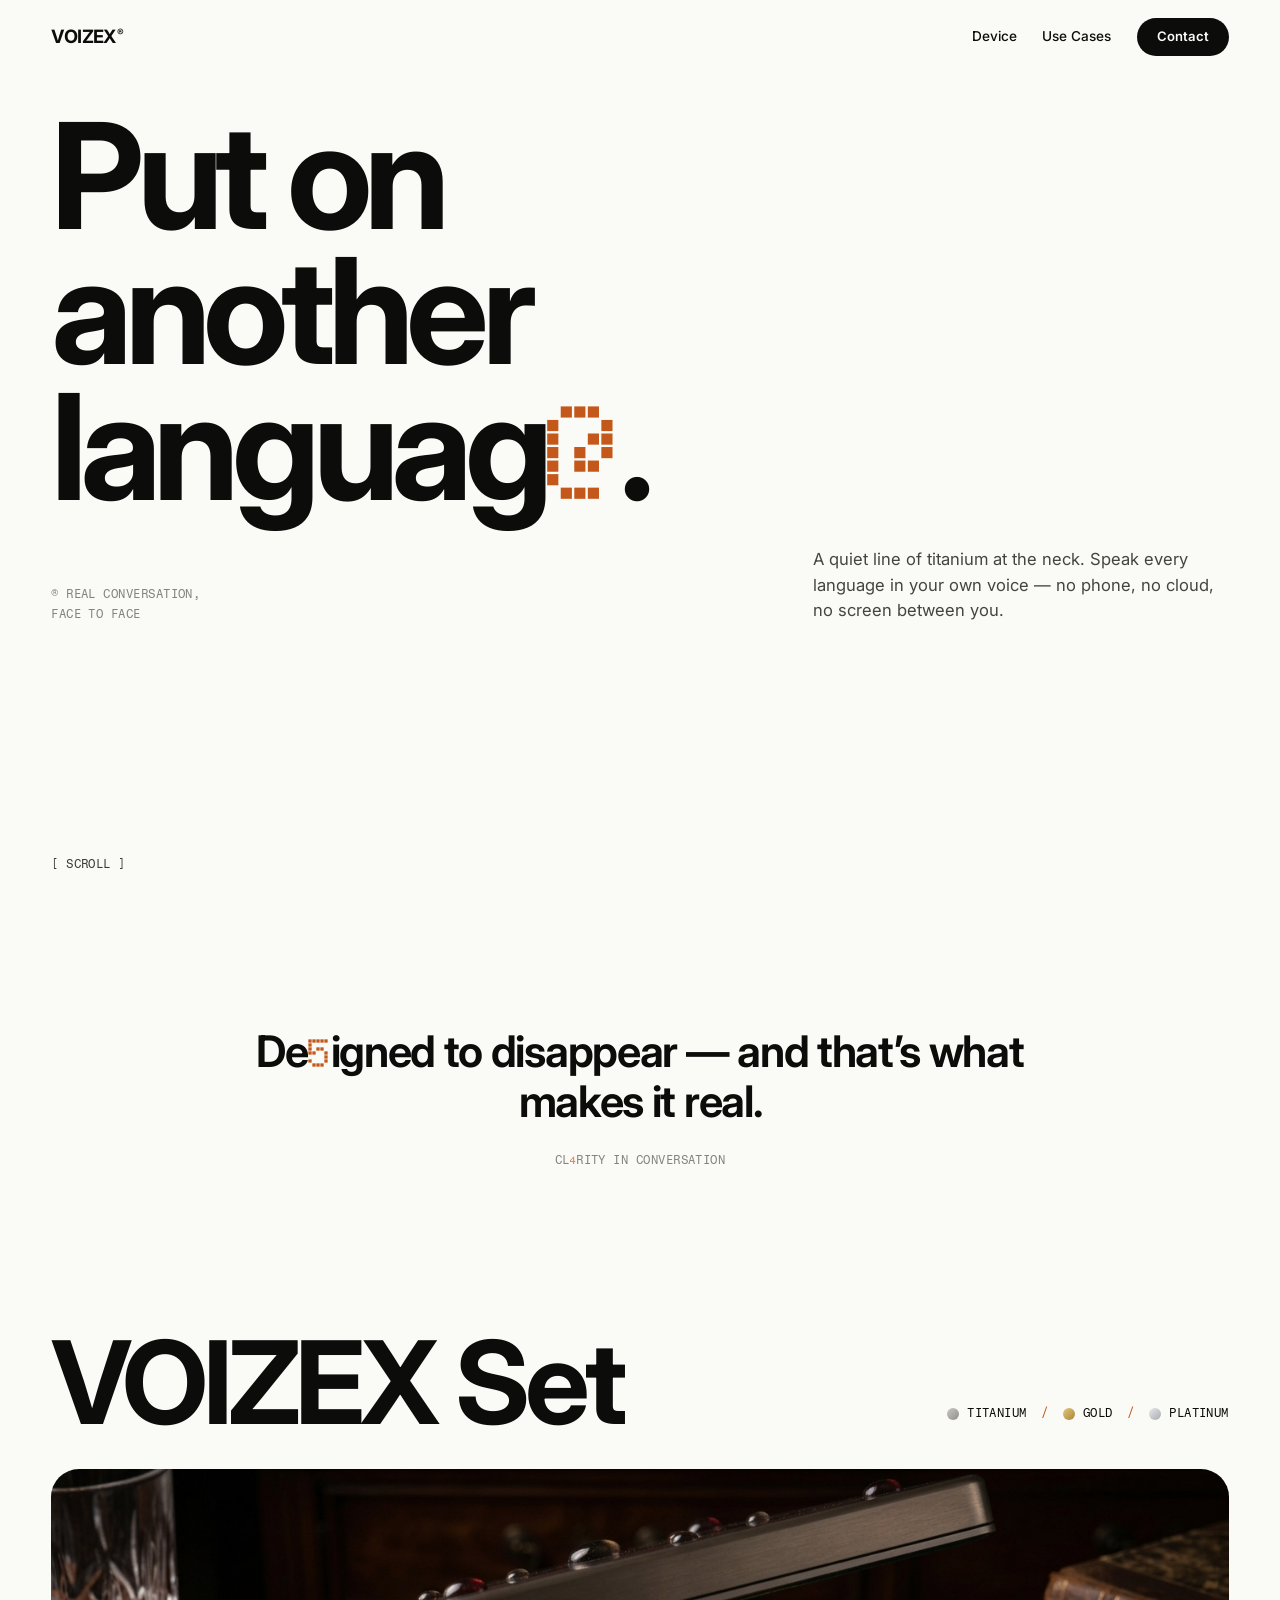
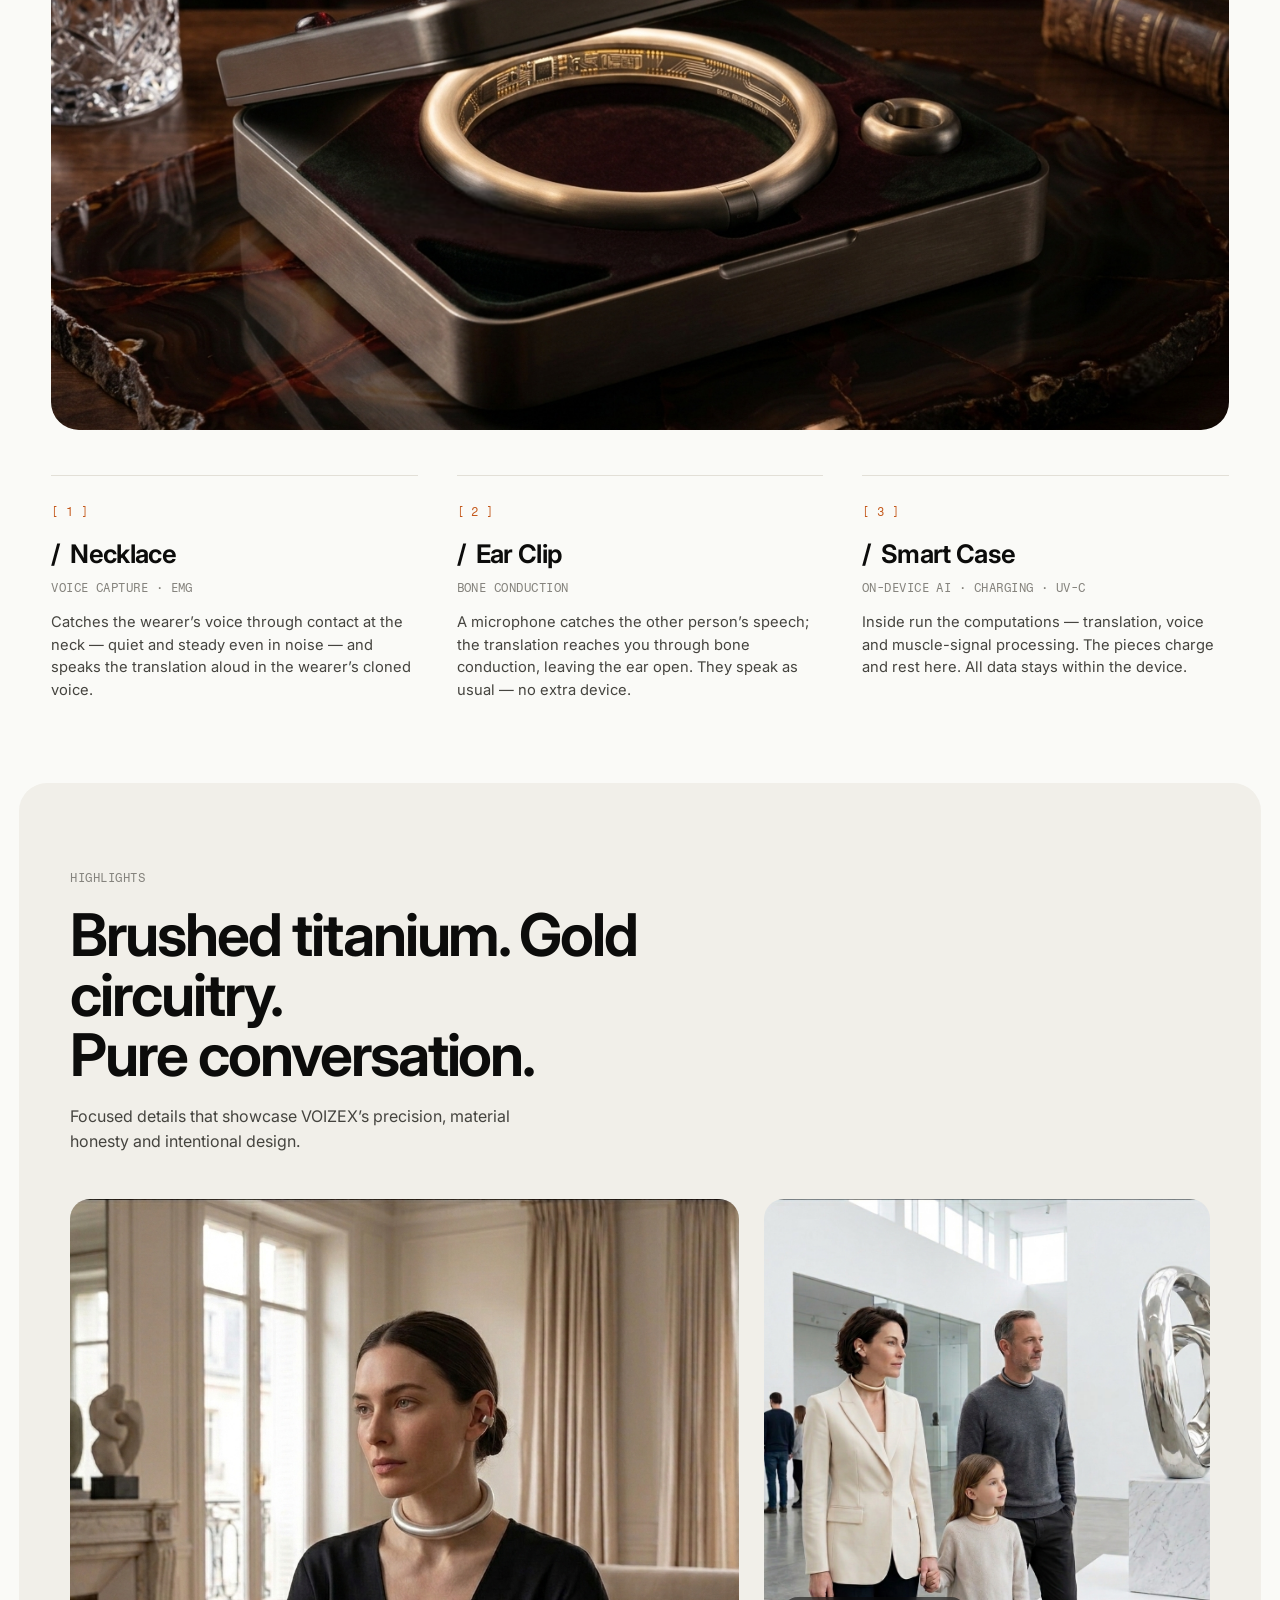
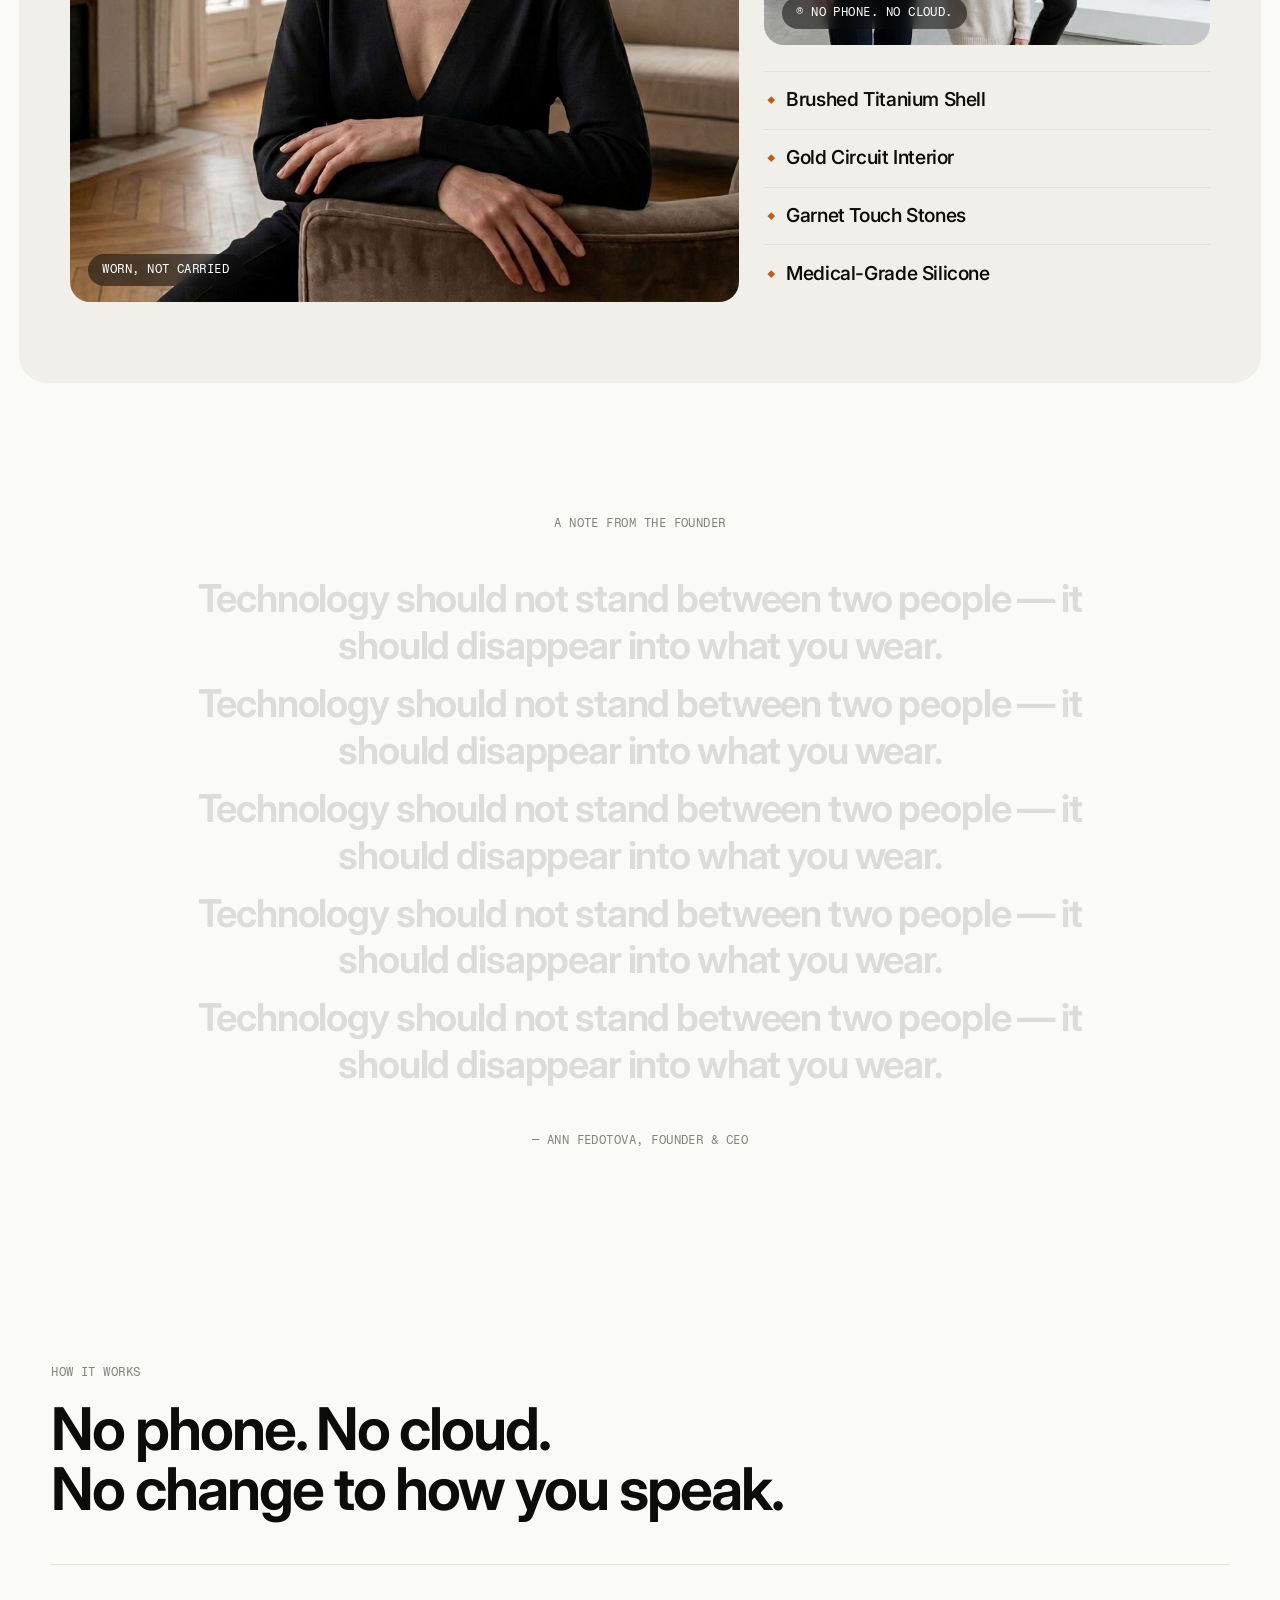
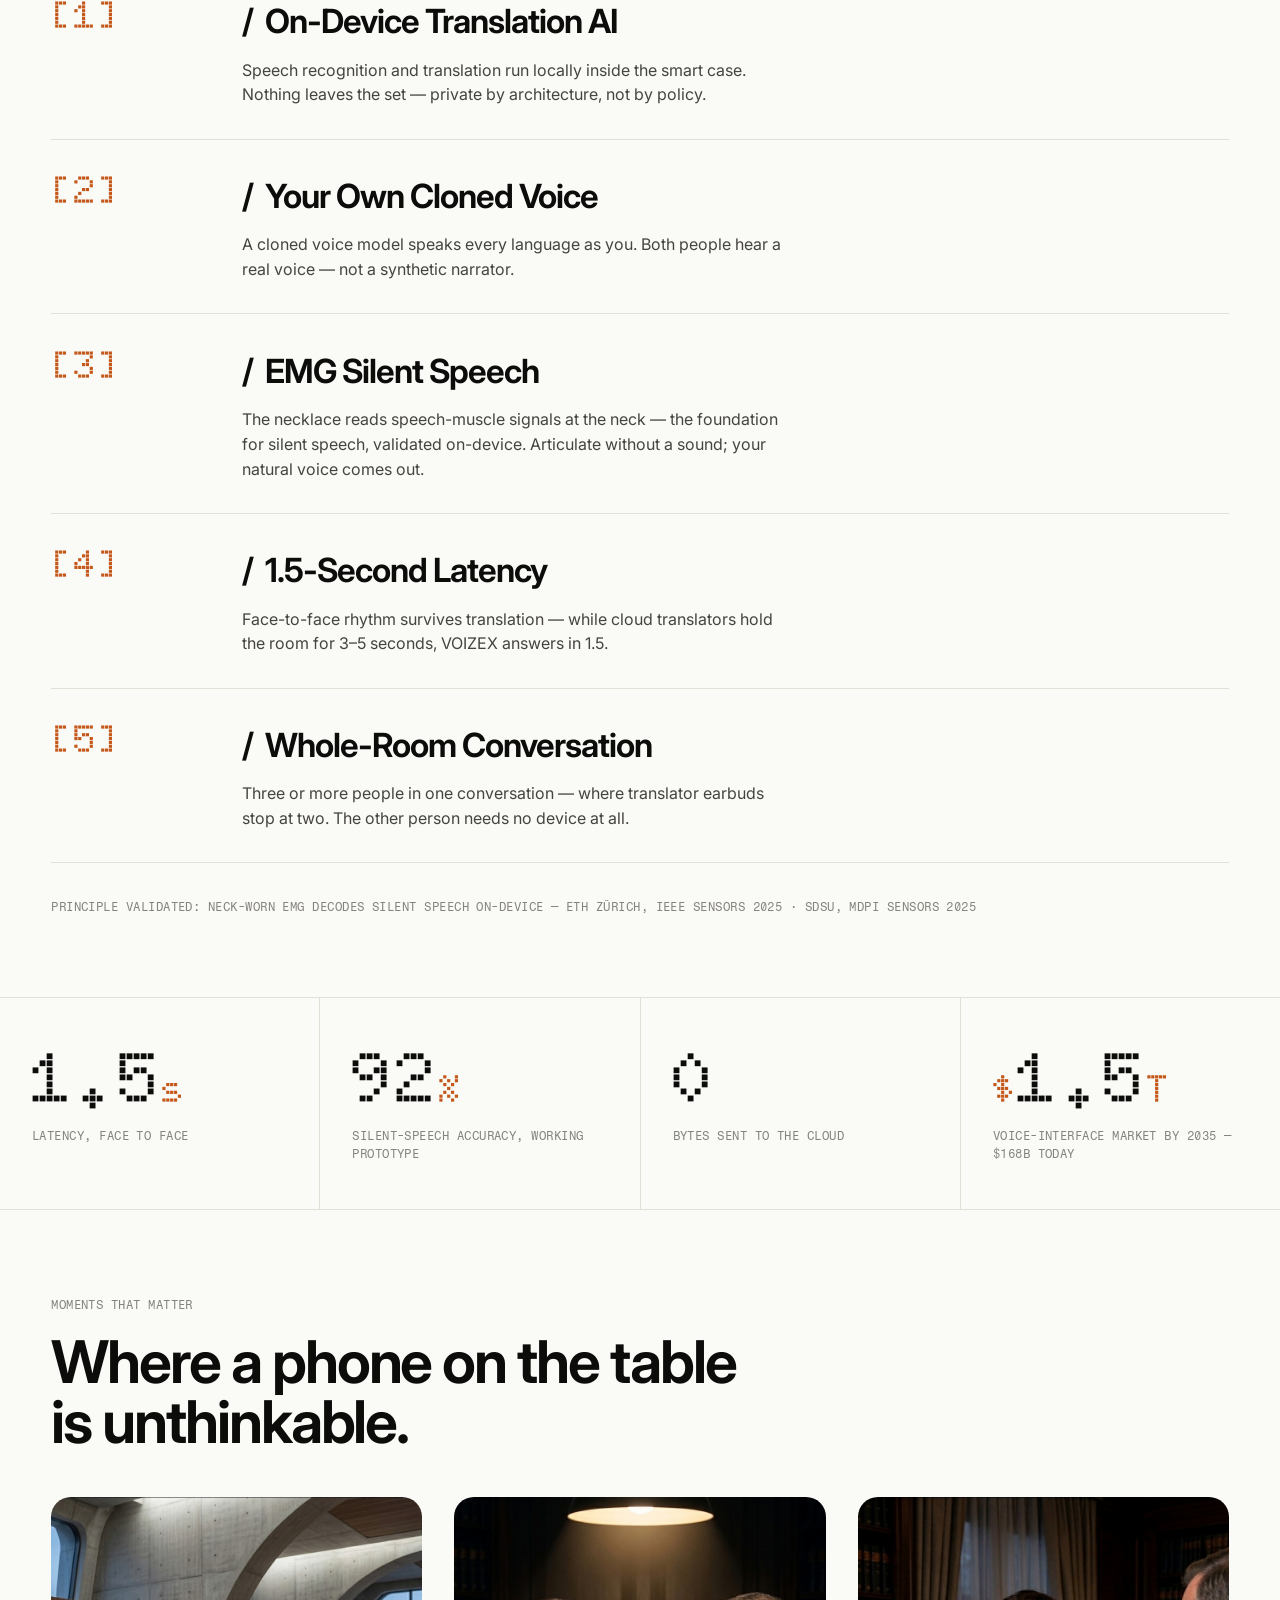
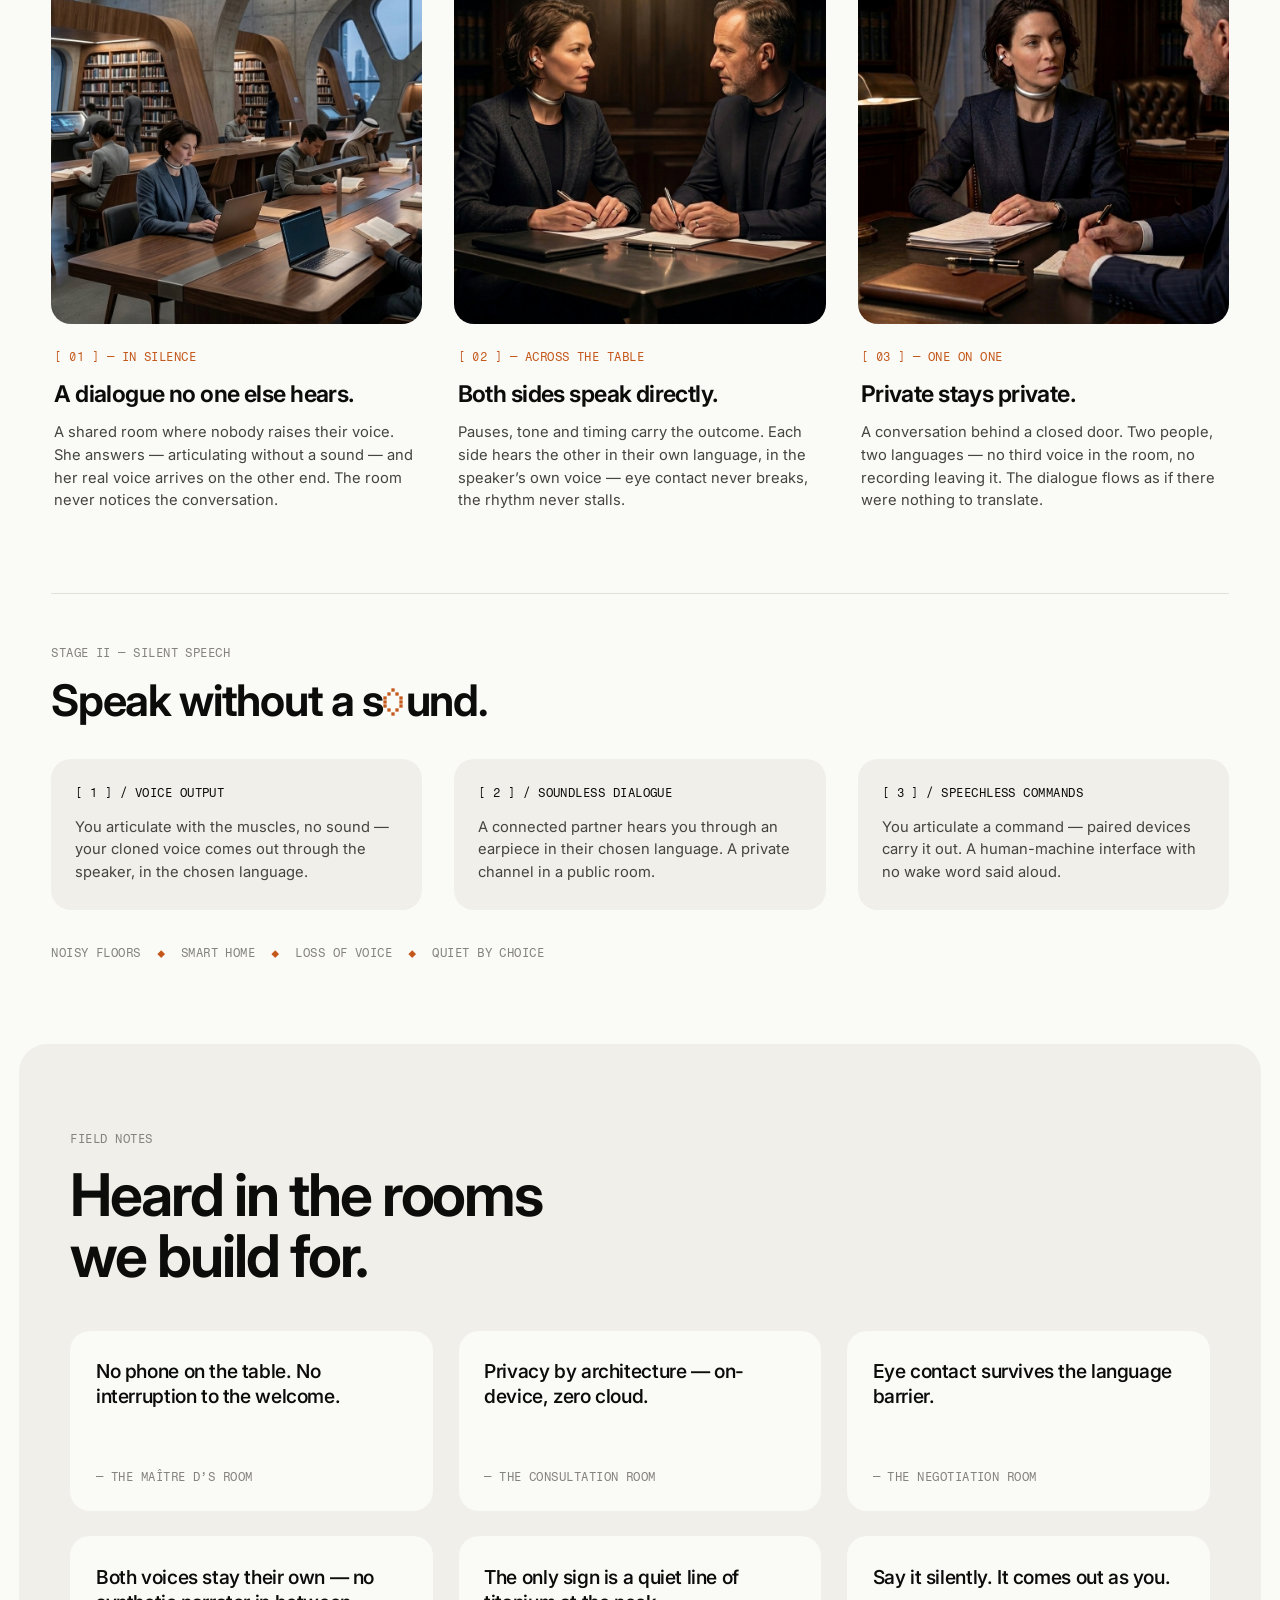
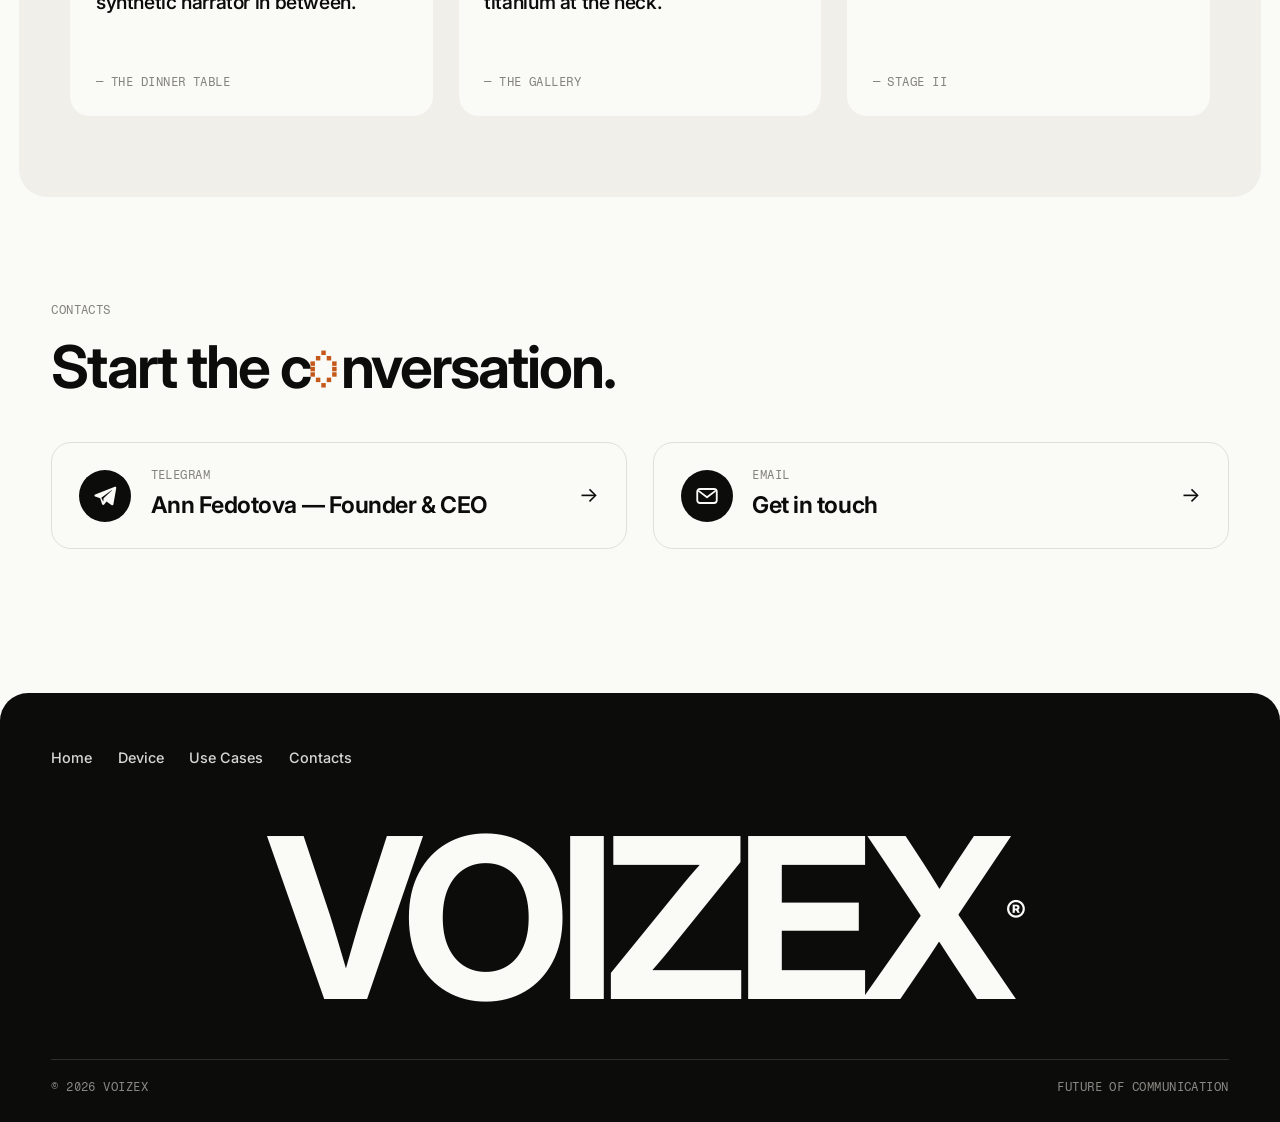
<file: index.html>
<!DOCTYPE html>
<html lang="en">
<head>
  <meta charset="UTF-8">
  <meta name="viewport" content="width=device-width, initial-scale=1.0">
  <title>VOIZEX® — Put on another language</title>
  <meta name="description" content="VOIZEX is smart jewelry for real conversation. On-device AI translation in your own cloned voice — no phone, no cloud. The path to silent speech.">
  <link rel="preconnect" href="https://fonts.googleapis.com">
  <link rel="preconnect" href="https://fonts.gstatic.com" crossorigin>
  <link href="https://fonts.googleapis.com/css2?family=Inter:wght@400;500;600;700&family=Fragment+Mono:wght@400&family=Doto:wght@600;800&display=swap" rel="stylesheet">
  <link rel="stylesheet" href="assets/css/style.css">
</head>
<body>

  <!-- ══════════ NAV ══════════ -->
  <nav class="nav" id="nav">
    <a class="nav-logo" href="#top">VOIZEX<sup>®</sup></a>
    <div class="nav-links">
      <a class="nav-link hide-sm" href="#set">Device</a>
      <a class="nav-link hide-sm" href="#use-cases">Use&nbsp;Cases</a>
      <a class="nav-cta" href="#contacts">Contact</a>
    </div>
  </nav>

  <!-- ══════════ HERO ══════════ -->
  <header class="hero" id="top">
    <div class="hero-top">
      <h1 class="hero-title">
        <span class="line reveal">Put on</span>
        <span class="line reveal" style="--d:.08s">another</span>
        <span class="line reveal accent-line" style="--d:.16s"><span class="glitch" data-glitch>language.</span></span>
      </h1>
      <div class="hero-meta">
        <p class="mono reveal" style="--d:.3s">® Real conversation,<br>face to face</p>
        <p class="hero-lead reveal" style="--d:.4s">
          A quiet line of titanium at the neck. Speak every language
          in your own voice — no phone, no cloud, no screen between you.
        </p>
      </div>
    </div>
    <div class="hero-foot reveal" style="--d:.5s">
      <span class="hero-scroll mono">[&nbsp;Scroll&nbsp;]</span>
    </div>
  </header>

  <!-- ══════════ GLITCH STATEMENT ══════════ -->
  <section class="statement">
    <p class="statement-line reveal"><span class="glitch" data-glitch-hold>De5igned</span> to disappear — and that’s what makes it real.</p>
    <p class="statement-sub mono reveal" style="--d:.15s"><span class="glitch" data-glitch-hold>Cl4rity</span> in conversation</p>
  </section>

  <!-- ══════════ THE SET ══════════ -->
  <section class="section set" id="set">
    <div class="set-head">
      <h2 class="h-big reveal">VOIZEX Set</h2>
      <div class="materials mono reveal" style="--d:.1s">
        <span><span class="chip chip-ti"></span>Titanium</span>
        <span class="sep">/</span>
        <span><span class="chip chip-au"></span>Gold</span>
        <span class="sep">/</span>
        <span><span class="chip chip-pt"></span>Platinum</span>
      </div>
    </div>

    <div class="set-stage reveal-img">
      <img src="assets/img/case-dark.png" alt="The VOIZEX set in its smart case — necklace and ear clip on brushed titanium, dark tabletop">
    </div>

    <div class="pieces">
      <article class="piece reveal">
        <span class="mono piece-num">[ 1 ]</span>
        <h3>/&nbsp;&nbsp;Necklace</h3>
        <span class="mono piece-tag">VOICE CAPTURE · EMG</span>
        <p>Catches the wearer’s voice through contact at the neck — quiet and steady
           even in noise — and speaks the translation aloud in the wearer’s cloned voice.</p>
      </article>
      <article class="piece reveal" style="--d:.1s">
        <span class="mono piece-num">[ 2 ]</span>
        <h3>/&nbsp;&nbsp;Ear Clip</h3>
        <span class="mono piece-tag">BONE CONDUCTION</span>
        <p>A microphone catches the other person’s speech; the translation reaches you
           through bone conduction, leaving the ear open. They speak as usual — no extra device.</p>
      </article>
      <article class="piece reveal" style="--d:.2s">
        <span class="mono piece-num">[ 3 ]</span>
        <h3>/&nbsp;&nbsp;Smart Case</h3>
        <span class="mono piece-tag">ON-DEVICE AI · CHARGING · UV-C</span>
        <p>Inside run the computations — translation, voice and muscle-signal processing.
           The pieces charge and rest here. All data stays within the device.</p>
      </article>
    </div>
  </section>

  <!-- ══════════ HIGHLIGHTS ══════════ -->
  <section class="section highlights">
    <div class="hl-head">
      <span class="mono label reveal">Highlights</span>
      <h2 class="h-1 reveal" style="--d:.08s">Brushed titanium. Gold circuitry.<br>Pure conversation.</h2>
      <p class="hl-sub reveal" style="--d:.16s">
        Focused details that showcase VOIZEX’s precision, material honesty
        and intentional design.
      </p>
    </div>

    <div class="hl-grid">
      <figure class="hl-card hl-card--wide reveal-img">
        <img src="assets/img/apartment.png" alt="A woman at home wearing the VOIZEX necklace — the only visible technology" loading="lazy">
        <figcaption class="mono">Worn, not carried</figcaption>
      </figure>
      <div class="hl-side">
        <figure class="hl-card reveal-img" style="--d:.1s">
          <img src="assets/img/museum.png" alt="A family wearing VOIZEX in a gallery — the only sign is a quiet line of titanium" loading="lazy">
          <figcaption class="mono">® No phone. No cloud.</figcaption>
        </figure>
        <ul class="hl-list">
          <li class="reveal">Brushed Titanium Shell</li>
          <li class="reveal" style="--d:.08s">Gold Circuit Interior</li>
          <li class="reveal" style="--d:.16s">Garnet Touch Stones</li>
          <li class="reveal" style="--d:.24s">Medical-Grade Silicone</li>
        </ul>
      </div>
    </div>
  </section>

  <!-- ══════════ MANTRA ══════════ -->
  <section class="mantra">
    <span class="mono label reveal">A note from the founder</span>
    <div class="mantra-stack" data-mantra>
      <p>Technology should not stand between two people — it should disappear into what you wear.</p>
      <p>Technology should not stand between two people — it should disappear into what you wear.</p>
      <p>Technology should not stand between two people — it should disappear into what you wear.</p>
      <p>Technology should not stand between two people — it should disappear into what you wear.</p>
      <p>Technology should not stand between two people — it should disappear into what you wear.</p>
    </div>
    <p class="mono mantra-sig reveal">— Ann Fedotova, Founder &amp; CEO</p>
  </section>

  <!-- ══════════ FEATURES [N] ══════════ -->
  <section class="section features">
    <div class="feat-head">
      <span class="mono label reveal">How it works</span>
      <h2 class="h-1 reveal" style="--d:.08s">No phone. No cloud.<br>No change to how you speak.</h2>
    </div>

    <ol class="feat-list">
      <li class="feat reveal">
        <span class="feat-num doto">[1]</span>
        <div class="feat-body">
          <h3>/&nbsp;&nbsp;On-Device Translation AI</h3>
          <p>Speech recognition and translation run locally inside the smart case.
             Nothing leaves the set — private by architecture, not by policy.</p>
        </div>
      </li>
      <li class="feat reveal">
        <span class="feat-num doto">[2]</span>
        <div class="feat-body">
          <h3>/&nbsp;&nbsp;Your Own Cloned Voice</h3>
          <p>A cloned voice model speaks every language as you.
             Both people hear a real voice — not a synthetic narrator.</p>
        </div>
      </li>
      <li class="feat reveal">
        <span class="feat-num doto">[3]</span>
        <div class="feat-body">
          <h3>/&nbsp;&nbsp;EMG Silent Speech</h3>
          <p>The necklace reads speech-muscle signals at the neck — the foundation
             for silent speech, validated on-device. Articulate without a sound;
             your natural voice comes out.</p>
        </div>
      </li>
      <li class="feat reveal">
        <span class="feat-num doto">[4]</span>
        <div class="feat-body">
          <h3>/&nbsp;&nbsp;1.5-Second Latency</h3>
          <p>Face-to-face rhythm survives translation — while cloud translators
             hold the room for 3–5 seconds, VOIZEX answers in 1.5.</p>
        </div>
      </li>
      <li class="feat reveal">
        <span class="feat-num doto">[5]</span>
        <div class="feat-body">
          <h3>/&nbsp;&nbsp;Whole-Room Conversation</h3>
          <p>Three or more people in one conversation — where translator earbuds
             stop at two. The other person needs no device at all.</p>
        </div>
      </li>
    </ol>

    <p class="feat-src mono reveal">Principle validated: neck-worn EMG decodes silent speech on-device — ETH Zürich, IEEE Sensors 2025 · SDSU, MDPI Sensors 2025</p>
  </section>

  <!-- ══════════ STATS ══════════ -->
  <section class="stats-band">
    <div class="stat reveal">
      <span class="stat-value doto" data-count="1.5">1.5<i>s</i></span>
      <p class="mono">Latency, face to face</p>
    </div>
    <div class="stat reveal" style="--d:.08s">
      <span class="stat-value doto" data-count="92">92<i>%</i></span>
      <p class="mono">Silent-speech accuracy, working prototype</p>
    </div>
    <div class="stat reveal" style="--d:.16s">
      <span class="stat-value doto" data-count="0">0</span>
      <p class="mono">Bytes sent to the cloud</p>
    </div>
    <div class="stat reveal" style="--d:.24s">
      <span class="stat-value doto"><i>$</i>1.5<i>T</i></span>
      <p class="mono">Voice-interface market by 2035 — $168B today</p>
    </div>
  </section>

  <!-- ══════════ USE CASES ══════════ -->
  <section class="section cases" id="use-cases">
    <div class="cases-head">
      <span class="mono label reveal">Moments that matter</span>
      <h2 class="h-1 reveal" style="--d:.08s">Where a phone on the table<br>is unthinkable.</h2>
    </div>

    <div class="case-grid">
      <article class="case reveal-img">
        <figure><img src="assets/img/library.png" alt="A quiet reading room — a woman works among others, wearing VOIZEX" loading="lazy"></figure>
        <div class="case-body">
          <span class="mono case-num">[ 01 ] — IN SILENCE</span>
          <h3>A dialogue no one else hears.</h3>
          <p>A shared room where nobody raises their voice. She answers — articulating
             without a sound — and her real voice arrives on the other end.
             The room never notices the conversation.</p>
        </div>
      </article>
      <article class="case reveal-img" style="--d:.1s">
        <figure><img src="assets/img/negotiation-table.png" alt="A boardroom negotiation — a team faces the other side across the table, VOIZEX at the neck" loading="lazy"></figure>
        <div class="case-body">
          <span class="mono case-num">[ 02 ] — ACROSS THE TABLE</span>
          <h3>Both sides speak directly.</h3>
          <p>Pauses, tone and timing carry the outcome. Each side hears the other
             in their own language, in the speaker’s own voice — eye contact never breaks,
             the rhythm never stalls.</p>
        </div>
      </article>
      <article class="case reveal-img" style="--d:.2s">
        <figure><img src="assets/img/clinic.png" alt="A woman works alone in a private lab, VOIZEX at the neck" loading="lazy"></figure>
        <div class="case-body">
          <span class="mono case-num">[ 03 ] — ONE ON ONE</span>
          <h3>Private stays private.</h3>
          <p>A conversation behind a closed door. Two people, two languages —
             no third voice in the room, no recording leaving it. The dialogue flows
             as if there were nothing to translate.</p>
        </div>
      </article>
    </div>

    <!-- Stage II strip -->
    <div class="stage2">
      <div class="stage2-head">
        <span class="mono label reveal">Stage II — silent speech</span>
        <h3 class="h-2 reveal" style="--d:.08s">Speak without <span class="glitch" data-glitch-hold>a&nbsp;s0und.</span></h3>
      </div>
      <div class="modes">
        <div class="mode reveal">
          <span class="mono">[ 1 ] / VOICE OUTPUT</span>
          <p>You articulate with the muscles, no sound — your cloned voice comes out
             through the speaker, in the chosen language.</p>
        </div>
        <div class="mode reveal" style="--d:.1s">
          <span class="mono">[ 2 ] / SOUNDLESS DIALOGUE</span>
          <p>A connected partner hears you through an earpiece in their chosen language.
             A private channel in a public room.</p>
        </div>
        <div class="mode reveal" style="--d:.2s">
          <span class="mono">[ 3 ] / SPEECHLESS COMMANDS</span>
          <p>You articulate a command — paired devices carry it out.
             A human-machine interface with no wake word said aloud.</p>
        </div>
      </div>
      <div class="env-row reveal">
        <span class="mono">NOISY FLOORS</span><span class="dot">◆</span>
        <span class="mono">SMART HOME</span><span class="dot">◆</span>
        <span class="mono">LOSS OF VOICE</span><span class="dot">◆</span>
        <span class="mono">QUIET BY CHOICE</span>
      </div>
    </div>
  </section>

  <!-- ══════════ QUOTES ══════════ -->
  <section class="section quotes">
    <div class="quotes-head">
      <span class="mono label reveal">Field notes</span>
      <h2 class="h-1 reveal" style="--d:.08s">Heard in the rooms<br>we build for.</h2>
    </div>
    <div class="quote-grid">
      <blockquote class="quote reveal">
        <p>No phone on the table. No interruption to the welcome.</p>
        <cite class="mono">— The maître d’s room</cite>
      </blockquote>
      <blockquote class="quote reveal" style="--d:.06s">
        <p>Privacy by architecture — on-device, zero cloud.</p>
        <cite class="mono">— The consultation room</cite>
      </blockquote>
      <blockquote class="quote reveal" style="--d:.12s">
        <p>Eye contact survives the language barrier.</p>
        <cite class="mono">— The negotiation room</cite>
      </blockquote>
      <blockquote class="quote reveal" style="--d:.18s">
        <p>Both voices stay their own — no synthetic narrator in between.</p>
        <cite class="mono">— The dinner table</cite>
      </blockquote>
      <blockquote class="quote reveal" style="--d:.24s">
        <p>The only sign is a quiet line of titanium at the neck.</p>
        <cite class="mono">— The gallery</cite>
      </blockquote>
      <blockquote class="quote reveal" style="--d:.3s">
        <p>Say it silently. It comes out as you.</p>
        <cite class="mono">— Stage II</cite>
      </blockquote>
    </div>
  </section>

  <!-- ══════════ CONTACTS ══════════ -->
  <section class="section contacts" id="contacts">
    <div class="contacts-head">
      <span class="mono label reveal">Contacts</span>
      <h2 class="h-1 reveal" style="--d:.08s">Start the <span class="glitch" data-glitch-hold>c0nversation.</span></h2>
    </div>
    <div class="contact-row">
      <a class="contact-card reveal" href="https://t.me/wriwers" target="_blank" rel="noopener">
        <span class="contact-icon" aria-hidden="true">
          <svg viewBox="0 0 24 24" width="26" height="26" fill="none" xmlns="http://www.w3.org/2000/svg">
            <path d="M21.7 3.3 2.9 10.6c-.9.35-.87 1.64.05 1.94l4.6 1.5 1.77 5.5c.27.85 1.35 1.03 1.9.32l2.2-2.83 4.5 3.3c.7.5 1.68.13 1.86-.72l2.6-14.9c.2-1.05-.83-1.83-1.68-1.4ZM8.6 13.5l9.4-6.9c.24-.17.5.15.3.35l-7.6 7.2-.3 3.2-1.8-3.85Z" fill="currentColor"/>
          </svg>
        </span>
        <span class="contact-body">
          <span class="mono">TELEGRAM</span>
          <span class="contact-value">Ann Fedotova — Founder &amp; CEO</span>
        </span>
        <span class="contact-arrow" aria-hidden="true">→</span>
      </a>
      <a class="contact-card reveal" style="--d:.1s" href="mailto:wriwers@outlook.com">
        <span class="contact-icon" aria-hidden="true">
          <svg viewBox="0 0 24 24" width="26" height="26" fill="none" xmlns="http://www.w3.org/2000/svg">
            <rect x="3" y="5.5" width="18" height="13" rx="2.5" stroke="currentColor" stroke-width="1.7"/>
            <path d="m4.5 7.5 7.5 5.6 7.5-5.6" stroke="currentColor" stroke-width="1.7" stroke-linecap="round" stroke-linejoin="round"/>
          </svg>
        </span>
        <span class="contact-body">
          <span class="mono">EMAIL</span>
          <span class="contact-value">Get in touch</span>
        </span>
        <span class="contact-arrow" aria-hidden="true">→</span>
      </a>
    </div>
  </section>

  <!-- ══════════ FOOTER ══════════ -->
  <footer class="footer">
    <div class="footer-top">
      <div class="footer-links">
        <a href="#top">Home</a>
        <a href="#set">Device</a>
        <a href="#use-cases">Use Cases</a>
        <a href="#contacts">Contacts</a>
      </div>
    </div>
    <div class="footer-word" aria-hidden="true">VOIZEX<sup>®</sup></div>
    <div class="footer-base mono">
      <span>© 2026 VOIZEX</span>
      <span>FUTURE OF COMMUNICATION</span>
    </div>
  </footer>

  <script src="assets/js/main.js"></script>
</body>
</html>
</file>
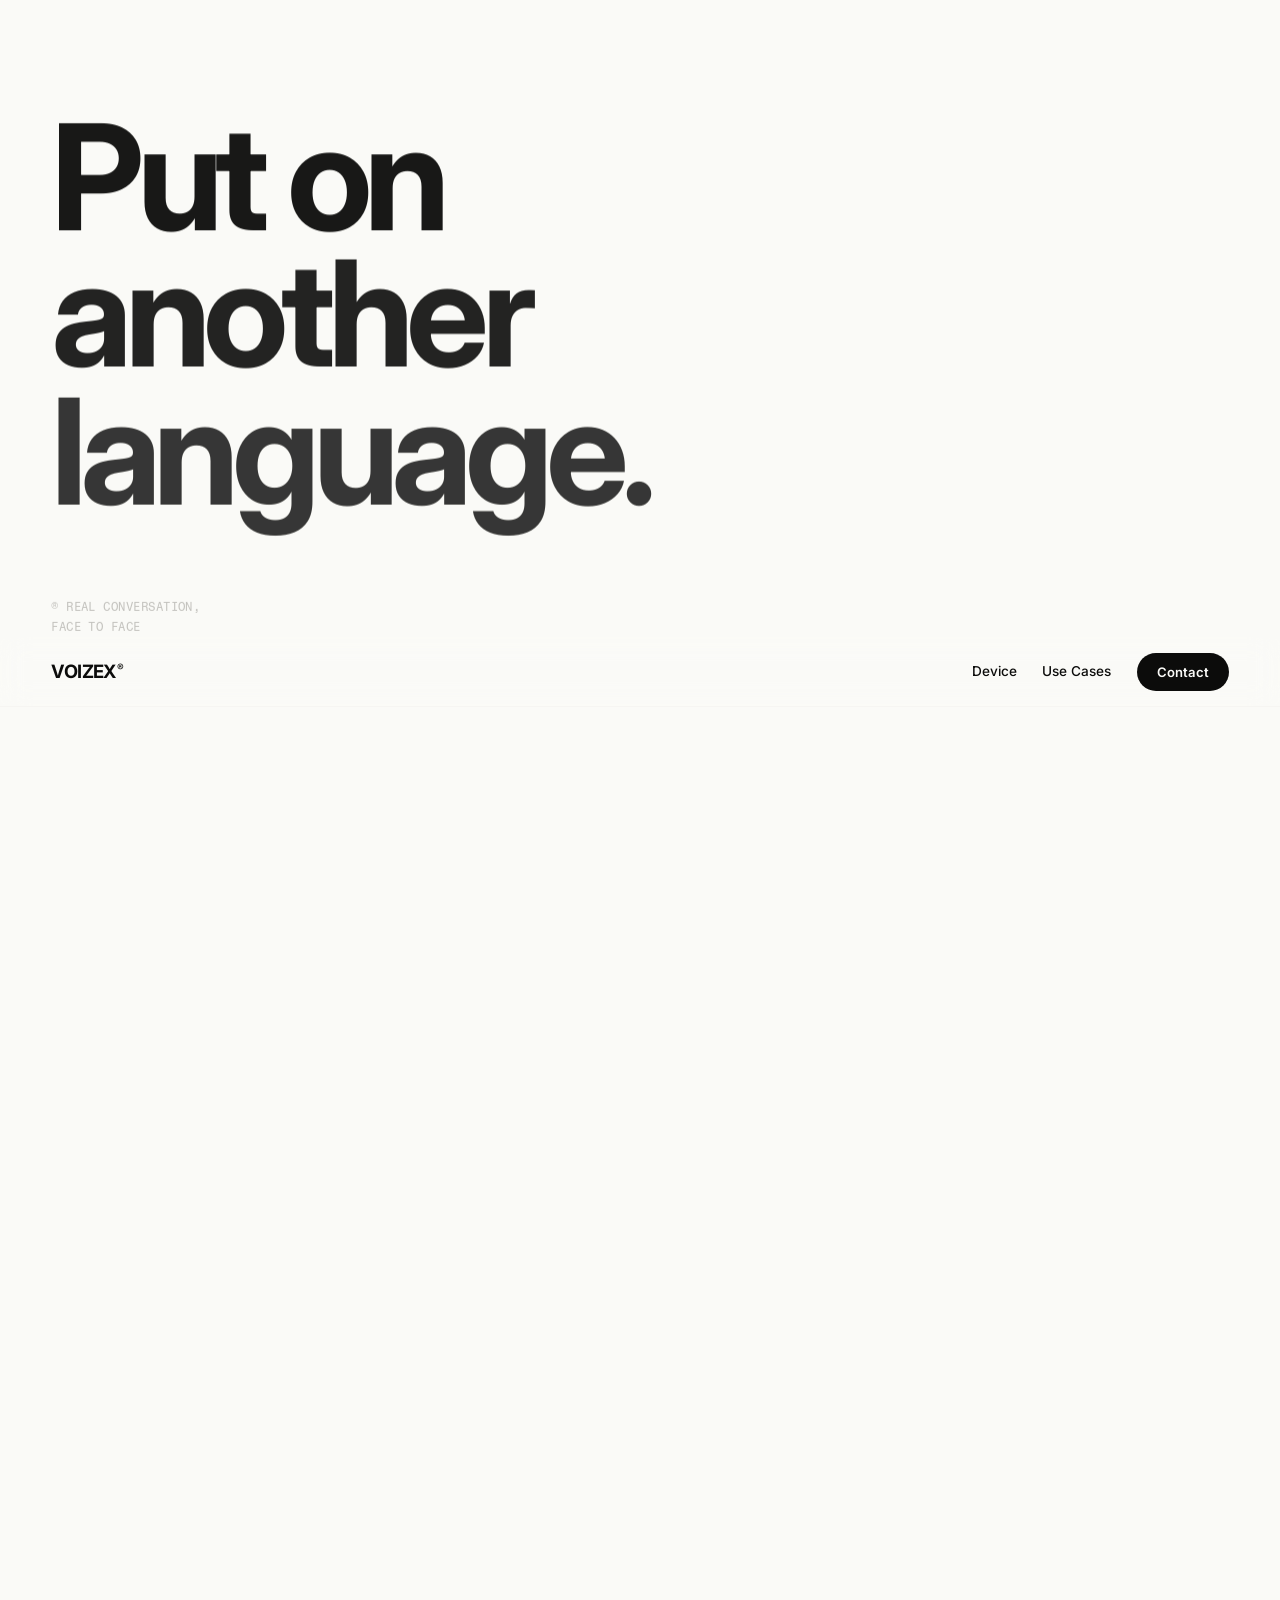
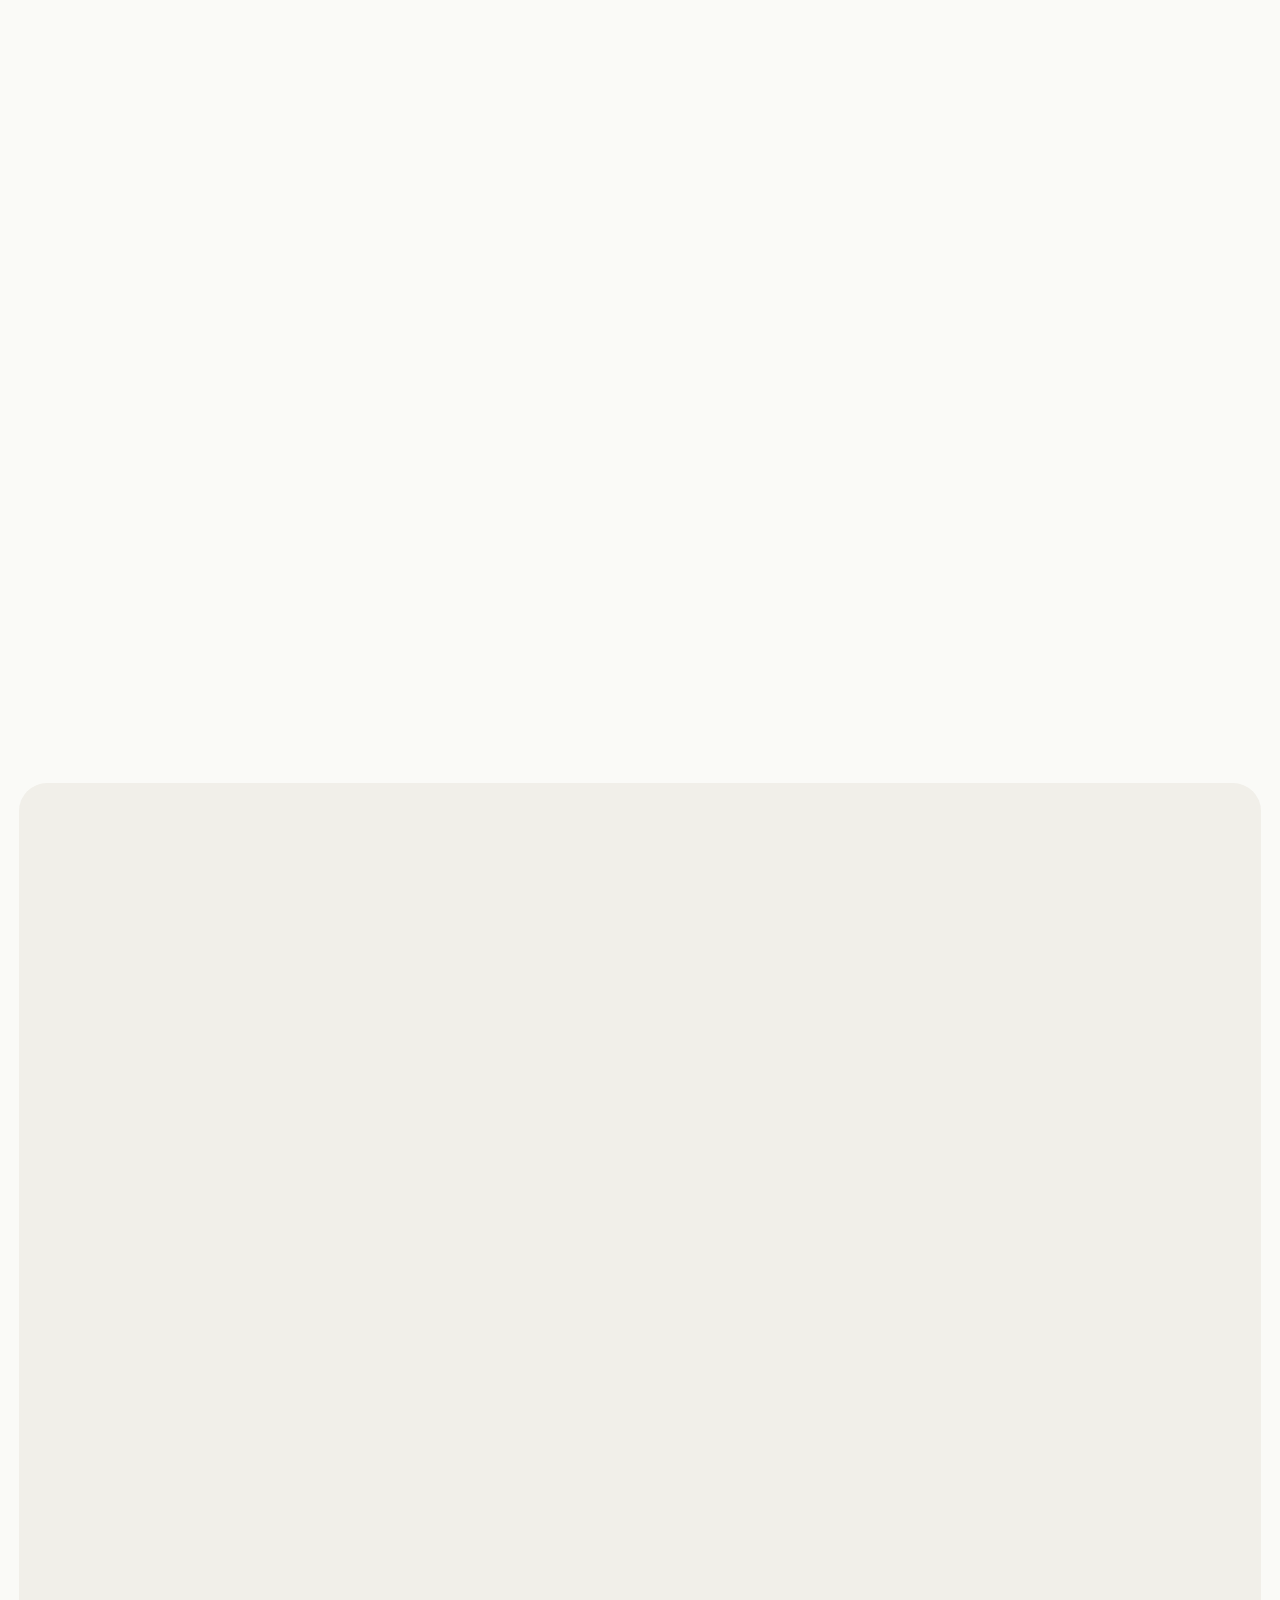
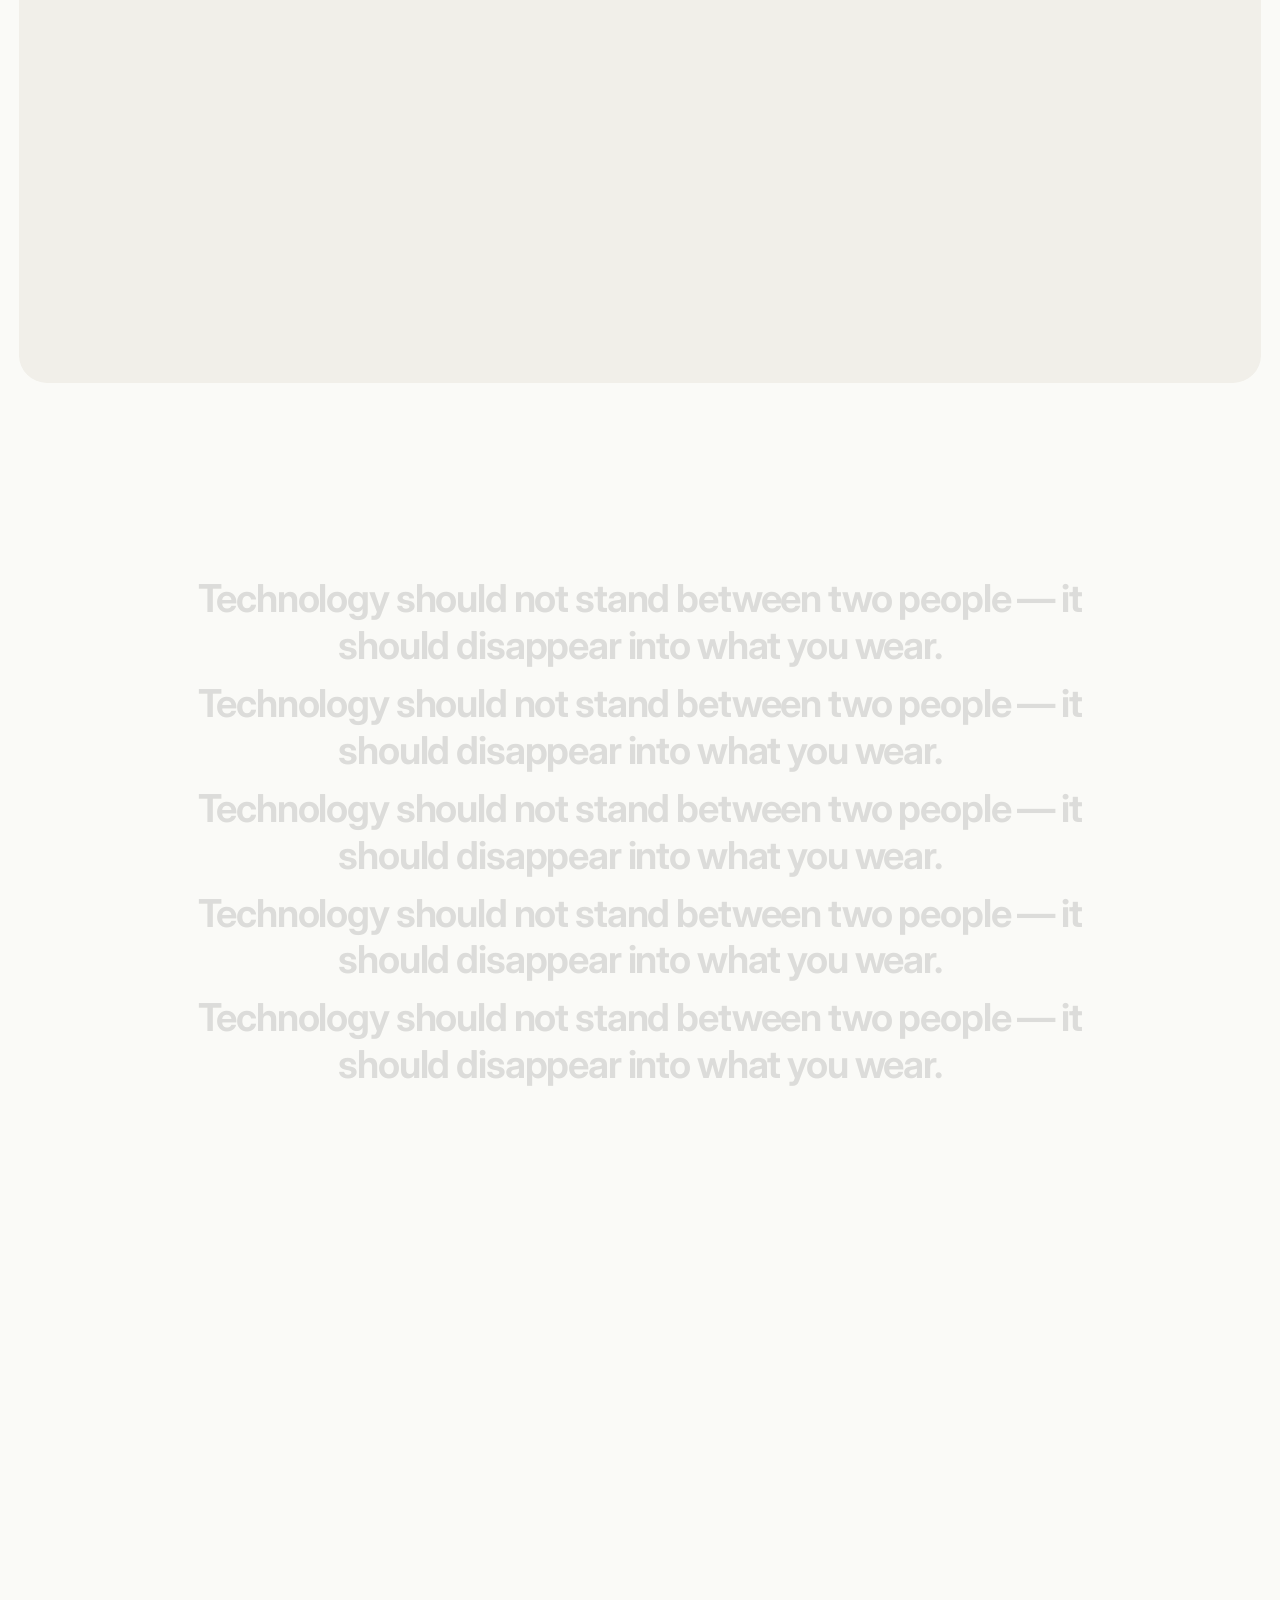
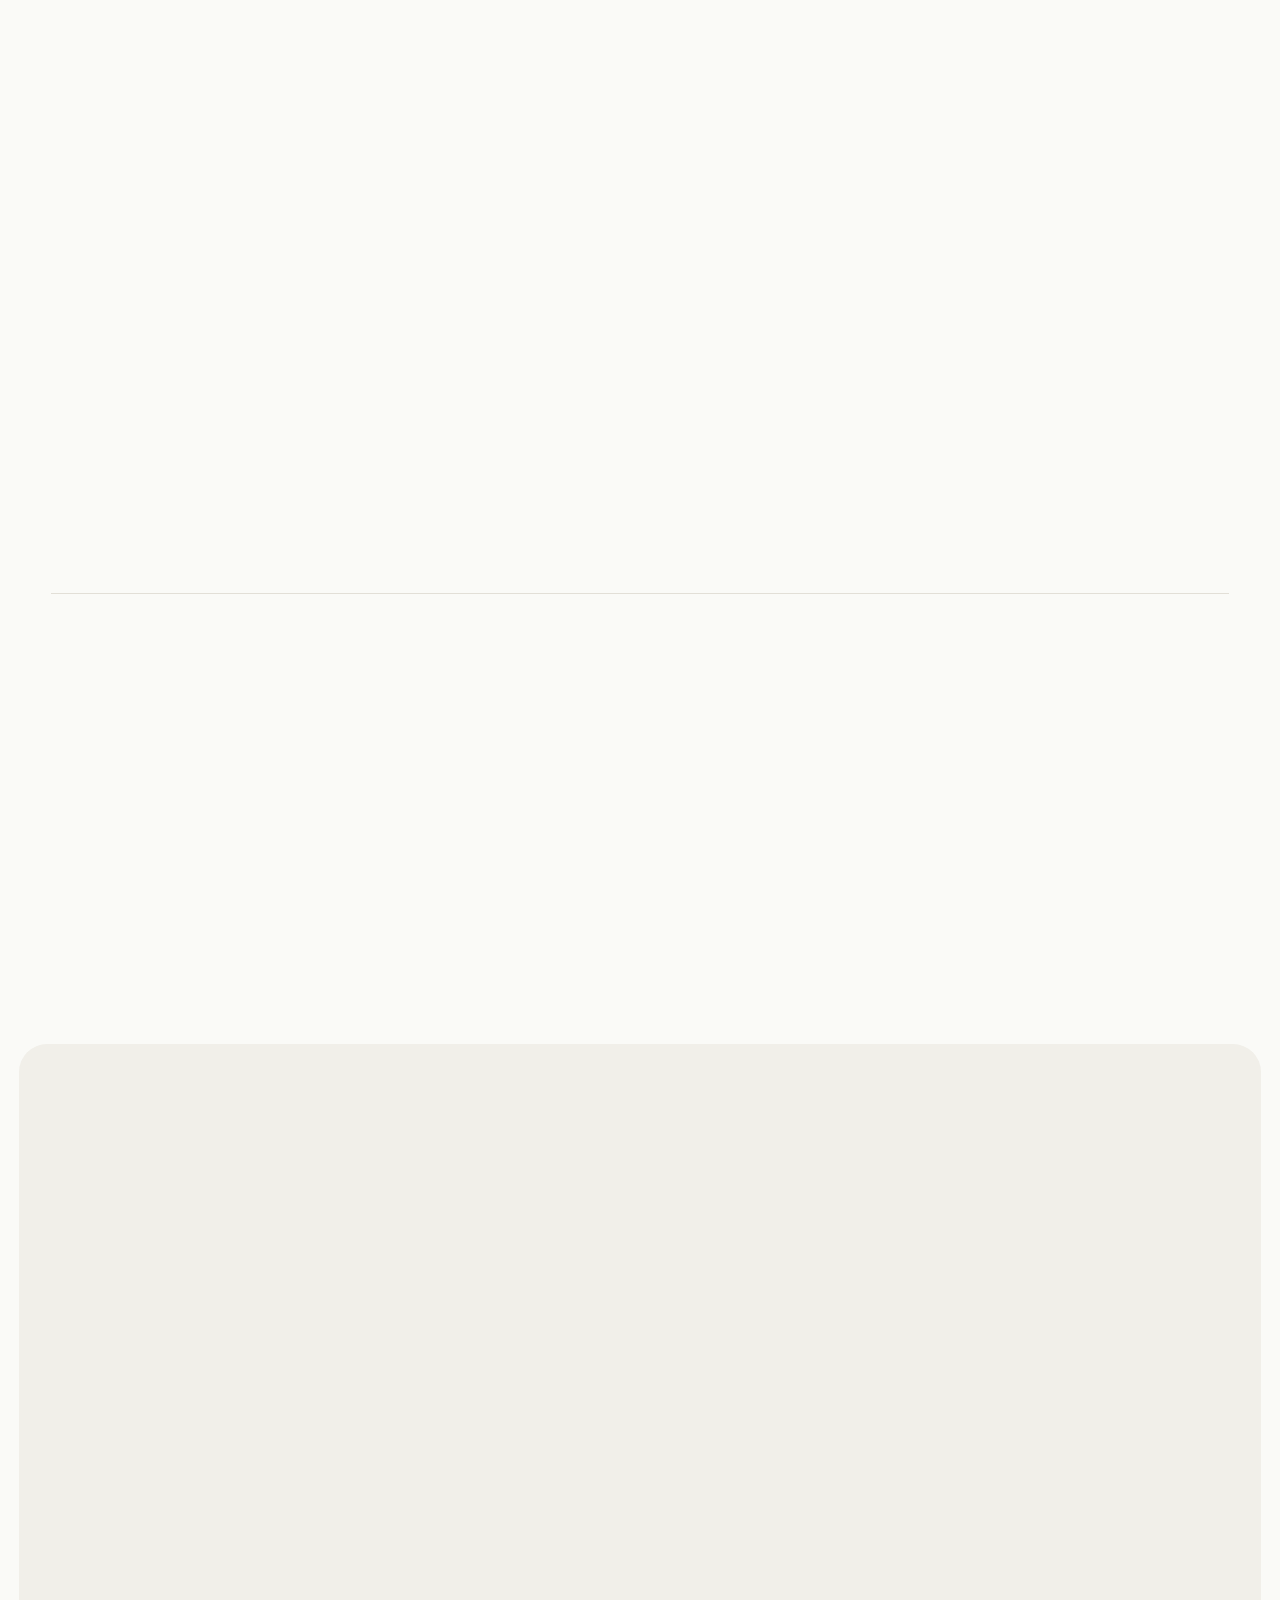
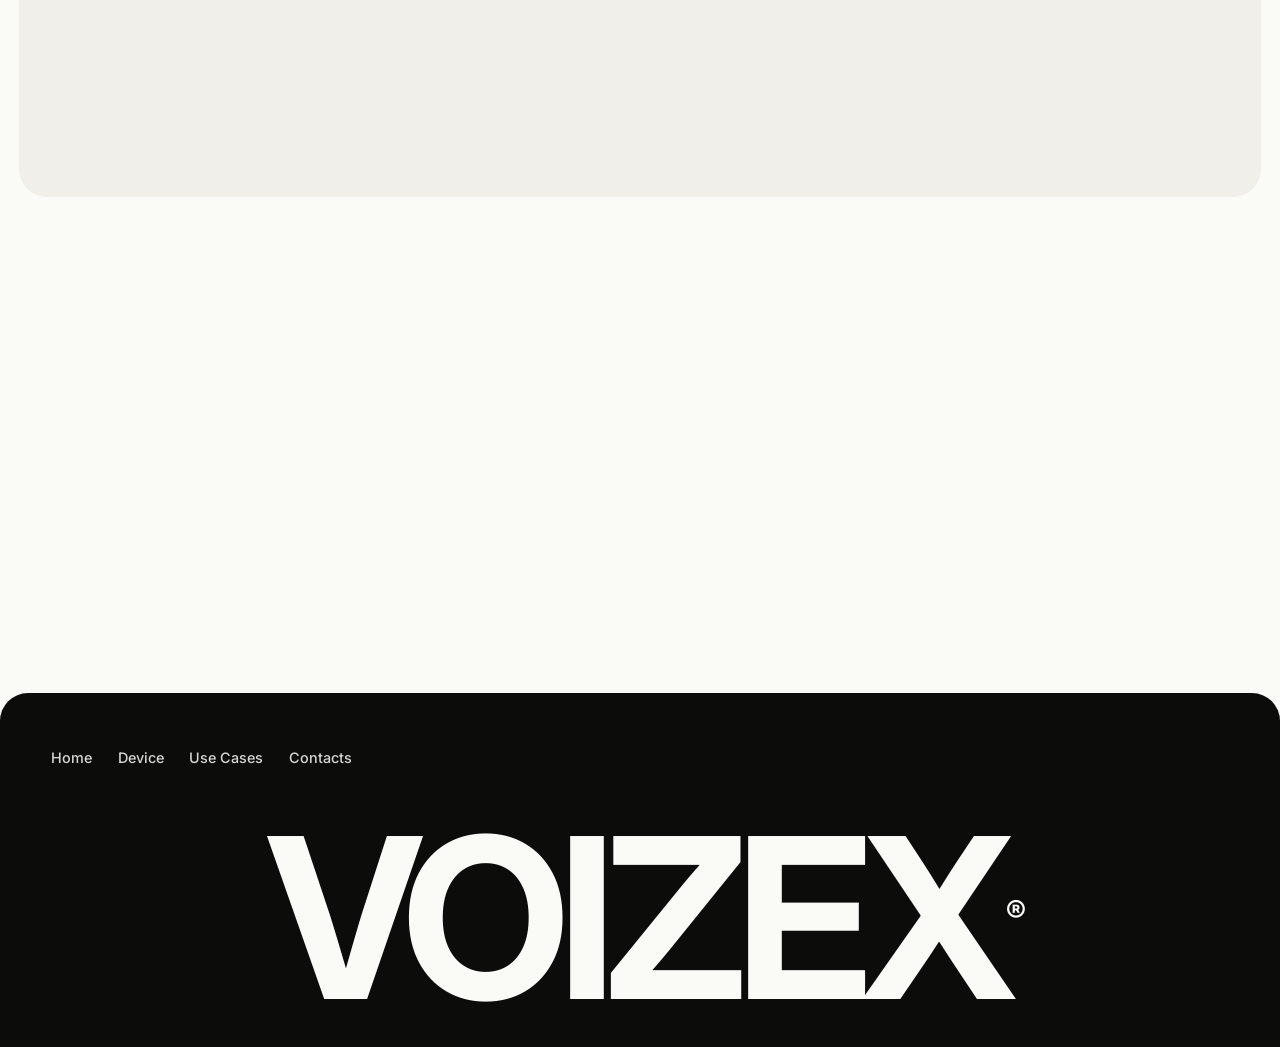
<file: use-cases.html>
<!DOCTYPE html>
<html lang="en">
<head>
  <meta charset="UTF-8">
  <meta http-equiv="refresh" content="0; url=index.html#use-cases">
  <title>VOIZEX® — Use Cases</title>
  <link rel="canonical" href="index.html#use-cases">
</head>
<body>
  <p>Use cases moved to the <a href="index.html#use-cases">main page</a>.</p>
</body>
</html>
</file>
<file: assets/css/style.css>
/* ═══════════════════════════════════════════════════════════
   VOIZEX — v3 “Morae” redesign
   Light editorial product site: Inter display, Fragment Mono
   microlabels, Doto pixel digits, copper accent.
   ═══════════════════════════════════════════════════════════ */

:root {
  --bg:        #FAFAF7;
  --paper:     #F1EFE9;
  --ink:       #0C0C0B;
  --dim:       #85837D;
  --line:      #E2DFD7;
  --accent:    #C4581A;
  --accent-dk: #A94A12;
  --radius:    20px;
  --radius-lg: 28px;

  --font-sans: "Inter", "Helvetica Neue", Arial, sans-serif;
  --font-mono: "Fragment Mono", "IBM Plex Mono", monospace;
  --font-doto: "Doto", monospace;

  --wrap-pad: clamp(1.25rem, 4vw, 4rem);
}

* { margin: 0; padding: 0; box-sizing: border-box; }

html { scroll-behavior: smooth; }

body {
  background: var(--bg);
  color: var(--ink);
  font-family: var(--font-sans);
  font-size: 16px;
  line-height: 1.55;
  -webkit-font-smoothing: antialiased;
  overflow-x: hidden;
}

img { display: block; max-width: 100%; }

a { color: inherit; text-decoration: none; }

button { font: inherit; color: inherit; background: none; border: 0; cursor: pointer; }

::selection { background: var(--accent); color: #fff; }

/* ── Type helpers ─────────────────────────────── */

.mono {
  font-family: var(--font-mono);
  font-size: 0.72rem;
  letter-spacing: 0.04em;
  text-transform: uppercase;
  color: var(--dim);
}

.doto { font-family: var(--font-doto); font-weight: 800; }

.label { display: inline-block; }

.h-big {
  font-size: clamp(3rem, 9vw, 8.5rem);
  font-weight: 700;
  letter-spacing: -0.045em;
  line-height: 0.95;
}

.h-1 {
  font-size: clamp(2rem, 4.6vw, 4.2rem);
  font-weight: 650;
  letter-spacing: -0.035em;
  line-height: 1.02;
}

.h-2 {
  font-size: clamp(1.6rem, 3.4vw, 3rem);
  font-weight: 650;
  letter-spacing: -0.03em;
  line-height: 1.05;
}

/* ── Glitch (Doto letter swap) ────────────────── */

.glitch .gx {
  font-family: var(--font-doto);
  font-weight: 800;
  font-size: 0.92em;
  color: var(--accent);
}

/* ── Reveal animations ────────────────────────── */

.reveal, .reveal-img {
  opacity: 0;
  transform: translateY(26px);
  transition: opacity 0.9s cubic-bezier(0.16, 1, 0.3, 1) var(--d, 0s),
              transform 0.9s cubic-bezier(0.16, 1, 0.3, 1) var(--d, 0s);
}

.reveal-img { transform: translateY(0) scale(0.985); transition-duration: 1.1s; }

.in .reveal, .in.reveal,
.in .reveal-img, .in.reveal-img {
  opacity: 1;
  transform: translateY(0) scale(1);
}

@media (prefers-reduced-motion: reduce) {
  .reveal, .reveal-img { opacity: 1; transform: none; transition: none; }
}

/* ═══════════ NAV ═══════════ */

.nav {
  position: fixed;
  inset: 0 0 auto 0;
  z-index: 100;
  display: flex;
  align-items: center;
  justify-content: space-between;
  gap: 2rem;
  padding: 1.1rem var(--wrap-pad);
  transition: background 0.35s ease, box-shadow 0.35s ease, padding 0.35s ease;
}

.nav.is-solid {
  background: color-mix(in srgb, var(--bg) 82%, transparent);
  backdrop-filter: blur(14px);
  -webkit-backdrop-filter: blur(14px);
  box-shadow: 0 1px 0 var(--line);
  padding-block: 0.8rem;
}

.nav-logo {
  font-weight: 700;
  font-size: 1.15rem;
  letter-spacing: -0.03em;
}

.nav-logo sup { font-size: 0.55em; font-weight: 500; margin-left: 1px; }

.nav-links { display: flex; align-items: center; gap: 1.6rem; }

.nav-link {
  font-size: 0.85rem;
  font-weight: 500;
  position: relative;
}

.nav-link::after {
  content: "";
  position: absolute;
  left: 0; bottom: -4px;
  width: 100%; height: 1px;
  background: var(--ink);
  transform: scaleX(0);
  transform-origin: right;
  transition: transform 0.35s cubic-bezier(0.16, 1, 0.3, 1);
}

.nav-link:hover::after { transform: scaleX(1); transform-origin: left; }

.nav-cta {
  font-size: 0.82rem;
  font-weight: 600;
  padding: 0.55rem 1.25rem;
  border-radius: 100px;
  background: var(--ink);
  color: var(--bg);
  transition: background 0.25s ease;
}

.nav-cta:hover { background: var(--accent); }

/* ═══════════ HERO ═══════════ */

.hero {
  min-height: 100svh;
  display: flex;
  flex-direction: column;
  padding: clamp(6.5rem, 12vh, 9rem) var(--wrap-pad) 0;
}

.hero-title {
  font-size: clamp(3.4rem, 11.5vw, 11rem);
  font-weight: 700;
  letter-spacing: -0.05em;
  line-height: 0.92;
}

.hero-title .line { display: block; }

.hero-meta {
  display: flex;
  justify-content: space-between;
  align-items: flex-end;
  gap: 2rem;
  margin-top: clamp(1.6rem, 3.5vh, 3rem);
}

.hero-meta .mono { line-height: 1.7; }

.hero-lead {
  max-width: 26rem;
  font-size: clamp(0.98rem, 1.3vw, 1.15rem);
  color: #45443F;
}

.hero-foot {
  margin-top: auto;
  padding: clamp(2rem, 6vh, 4rem) 0 1.6rem;
}

.hero-scroll {
  color: #3C3A36;
  animation: pulse 2.6s ease-in-out infinite;
}

@keyframes pulse { 0%, 100% { opacity: 1; } 50% { opacity: 0.35; } }

/* ═══════════ STATEMENT ═══════════ */

.statement {
  padding: clamp(6rem, 14vh, 11rem) var(--wrap-pad);
  text-align: center;
}

.statement-line {
  font-size: clamp(1.5rem, 3.4vw, 3rem);
  font-weight: 650;
  letter-spacing: -0.03em;
  line-height: 1.15;
  max-width: 48rem;
  margin: 0 auto;
}

.statement-sub { margin-top: 1.6rem; }

/* ═══════════ SECTION BASE ═══════════ */

.section { padding: clamp(4rem, 9vh, 7rem) var(--wrap-pad); }

/* ═══════════ THE SET ═══════════ */

.set { padding-top: 2rem; }

.set-head {
  display: flex;
  flex-wrap: wrap;
  align-items: flex-end;
  justify-content: space-between;
  gap: 1.5rem;
  margin-bottom: 2rem;
}

.materials {
  display: flex;
  align-items: center;
  gap: 0.9rem;
  padding-bottom: 0.9rem;
}

.materials > span:not(.sep) {
  display: inline-flex;
  align-items: center;
  gap: 0.5rem;
  color: var(--ink);
}

.materials .sep { color: var(--accent); }

.chip { width: 12px; height: 12px; border-radius: 50%; display: inline-block; }
.chip-ti { background: linear-gradient(135deg, #C9C8C4, #8F8E8A); }
.chip-au { background: linear-gradient(135deg, #E5C878, #A8853D); }
.chip-pt { background: linear-gradient(135deg, #E8E8EA, #A9ABB1); }

.set-stage {
  border-radius: var(--radius-lg);
  overflow: hidden;
  background: var(--paper);
}

.set-stage img {
  width: 100%;
  aspect-ratio: 21 / 10;
  object-fit: cover;
  object-position: center 45%;
  transition: filter 0.5s ease;
}

.pieces {
  display: grid;
  grid-template-columns: repeat(3, 1fr);
  gap: clamp(1.5rem, 3vw, 3rem);
  margin-top: clamp(2.5rem, 5vh, 4rem);
}

.piece { border-top: 1px solid var(--line); padding-top: 1.4rem; }

.piece-num { color: var(--accent); }

.piece h3 {
  font-size: clamp(1.3rem, 2vw, 1.7rem);
  font-weight: 650;
  letter-spacing: -0.025em;
  margin: 0.7rem 0 0.4rem;
}

.piece-tag { display: block; margin-bottom: 0.8rem; }

.piece p { font-size: 0.92rem; color: #45443F; }

/* ═══════════ HIGHLIGHTS ═══════════ */

.highlights { background: var(--paper); border-radius: var(--radius-lg); margin-inline: clamp(0.6rem, 1.5vw, 1.5rem); }

.hl-head { max-width: 46rem; margin-bottom: clamp(2.5rem, 5vh, 4rem); }

.hl-head .h-1 { margin-top: 1rem; }

.hl-sub { margin-top: 1.2rem; color: #45443F; max-width: 30rem; }

.hl-grid {
  display: grid;
  grid-template-columns: 1.5fr 1fr;
  gap: clamp(1rem, 2vw, 2rem);
  align-items: stretch;
}

.hl-card {
  position: relative;
  border-radius: var(--radius);
  overflow: hidden;
}

.hl-card img { width: 100%; height: 100%; object-fit: cover; }

.hl-card--wide img { aspect-ratio: 4 / 3.4; }

.hl-card figcaption {
  position: absolute;
  left: 1.1rem;
  bottom: 1rem;
  color: #fff;
  background: rgba(12, 12, 11, 0.55);
  backdrop-filter: blur(6px);
  padding: 0.45rem 0.9rem;
  border-radius: 100px;
}

.hl-side { display: flex; flex-direction: column; gap: clamp(1rem, 2vw, 2rem); }

.hl-side .hl-card { flex: 1; min-height: 240px; }

.hl-list { list-style: none; }

.hl-list li {
  font-size: clamp(1rem, 1.5vw, 1.25rem);
  font-weight: 550;
  letter-spacing: -0.02em;
  padding: 0.85rem 0.2rem;
  border-top: 1px solid var(--line);
  display: flex;
  align-items: center;
  gap: 0.7rem;
}

.hl-list li::before {
  content: "◆";
  font-size: 0.5rem;
  color: var(--accent);
}

/* ═══════════ MANTRA ═══════════ */

.mantra {
  padding: clamp(6rem, 14vh, 11rem) var(--wrap-pad);
  text-align: center;
}

.mantra-stack { margin-top: 2.2rem; }

.mantra-stack p {
  font-size: clamp(1.35rem, 3vw, 2.6rem);
  font-weight: 650;
  letter-spacing: -0.03em;
  line-height: 1.22;
  max-width: 56rem;
  margin: 0 auto;
  padding-block: 0.35rem;
  opacity: 0.12;
  transition: opacity 0.4s ease;
}

.mantra-stack p.is-lit { opacity: 1; }

.mantra-sig { margin-top: 2.4rem; display: inline-block; }

/* ═══════════ FEATURES ═══════════ */

.feat-head { max-width: 46rem; margin-bottom: clamp(2.5rem, 5vh, 4.5rem); }
.feat-head .h-1 { margin-top: 1rem; }

.feat-list { list-style: none; }

.feat {
  display: grid;
  grid-template-columns: minmax(70px, 140px) 1fr;
  gap: clamp(1rem, 4vw, 4rem);
  padding: clamp(1.6rem, 3.5vh, 2.6rem) 0;
  border-top: 1px solid var(--line);
}

.feat:last-child { border-bottom: 1px solid var(--line); }

.feat-num {
  font-size: clamp(1.6rem, 3vw, 2.6rem);
  color: var(--accent);
  line-height: 1;
}

.feat-body { max-width: 42rem; }

.feat-body h3 {
  font-size: clamp(1.35rem, 2.6vw, 2.1rem);
  font-weight: 650;
  letter-spacing: -0.03em;
  margin-bottom: 0.6rem;
}

.feat-body p { color: #45443F; max-width: 34rem; }

.feat-src { display: block; margin-top: 2.2rem; }

/* ═══════════ STATS BAND ═══════════ */

.stats-band {
  display: grid;
  grid-template-columns: repeat(4, 1fr);
  gap: 1px;
  background: var(--line);
  border-block: 1px solid var(--line);
}

.stat {
  background: var(--bg);
  padding: clamp(2rem, 5vh, 3.5rem) clamp(1.2rem, 2.5vw, 2.5rem);
}

.stat-value {
  display: block;
  font-size: clamp(2.6rem, 5.5vw, 4.8rem);
  line-height: 1;
  letter-spacing: 0.02em;
  margin-bottom: 0.9rem;
}

.stat-value i { font-style: normal; font-size: 0.55em; color: var(--accent); }

/* ═══════════ USE CASES ═══════════ */

.cases-head { max-width: 46rem; margin-bottom: clamp(2.5rem, 5vh, 4rem); }
.cases-head .h-1 { margin-top: 1rem; }

.case-grid {
  display: grid;
  grid-template-columns: repeat(3, 1fr);
  gap: clamp(1.2rem, 2.5vw, 2.5rem);
}

.case figure {
  border-radius: var(--radius);
  overflow: hidden;
}

.case figure img {
  aspect-ratio: 4 / 4.6;
  width: 100%;
  object-fit: cover;
  transition: transform 0.8s cubic-bezier(0.16, 1, 0.3, 1);
}

.case:hover figure img { transform: scale(1.045); }

.case-body { padding: 1.2rem 0.2rem 0; }

.case-num { color: var(--accent); }

.case-body h3 {
  font-size: clamp(1.2rem, 1.8vw, 1.55rem);
  font-weight: 650;
  letter-spacing: -0.025em;
  margin: 0.6rem 0 0.5rem;
}

.case-body p { font-size: 0.92rem; color: #45443F; }

/* Stage II strip */

.stage2 {
  margin-top: clamp(4rem, 9vh, 7rem);
  border-top: 1px solid var(--line);
  padding-top: clamp(2.5rem, 5vh, 4rem);
}

.stage2-head { margin-bottom: 2.2rem; }
.stage2-head .h-2 { margin-top: 0.9rem; }

.modes {
  display: grid;
  grid-template-columns: repeat(3, 1fr);
  gap: clamp(1.2rem, 2.5vw, 2.5rem);
}

.mode {
  background: var(--paper);
  border-radius: var(--radius);
  padding: 1.6rem 1.5rem;
}

.mode .mono { color: var(--ink); display: block; margin-bottom: 0.8rem; }

.mode p { font-size: 0.92rem; color: #45443F; }

.env-row {
  display: flex;
  flex-wrap: wrap;
  align-items: center;
  gap: 1rem;
  margin-top: 2.2rem;
}

.env-row .dot { color: var(--accent); font-size: 0.5rem; }

/* ═══════════ QUOTES ═══════════ */

.quotes { background: var(--paper); border-radius: var(--radius-lg); margin-inline: clamp(0.6rem, 1.5vw, 1.5rem); }

.quotes-head { max-width: 46rem; margin-bottom: clamp(2.5rem, 5vh, 4rem); }
.quotes-head .h-1 { margin-top: 1rem; }

.quote-grid {
  display: grid;
  grid-template-columns: repeat(3, 1fr);
  gap: clamp(1rem, 2vw, 1.6rem);
}

.quote {
  background: var(--bg);
  border-radius: var(--radius);
  padding: 1.8rem 1.6rem 1.5rem;
  display: flex;
  flex-direction: column;
  justify-content: space-between;
  gap: 1.6rem;
  min-height: 180px;
}

.quote p {
  font-size: clamp(1.05rem, 1.5vw, 1.3rem);
  font-weight: 550;
  letter-spacing: -0.02em;
  line-height: 1.3;
}

.quote cite { font-style: normal; }

/* ═══════════ CONTACTS ═══════════ */

.contacts { padding-block: clamp(5rem, 11vh, 9rem); }

.contacts-head { max-width: 46rem; margin-bottom: clamp(2.2rem, 5vh, 3.5rem); }
.contacts-head .h-1 { margin-top: 1rem; }

.contact-row {
  display: grid;
  grid-template-columns: 1fr 1fr;
  gap: clamp(1rem, 2vw, 1.6rem);
}

.contact-card {
  display: flex;
  align-items: center;
  gap: 1.2rem;
  padding: 1.5rem 1.7rem;
  border: 1px solid var(--line);
  border-radius: var(--radius);
  transition: border-color 0.25s ease, background 0.25s ease, transform 0.25s ease;
}

.contact-card:hover {
  border-color: var(--ink);
  background: var(--paper);
  transform: translateY(-2px);
}

.contact-icon {
  display: inline-flex;
  align-items: center;
  justify-content: center;
  width: 52px;
  height: 52px;
  flex: none;
  border-radius: 50%;
  background: var(--ink);
  color: var(--bg);
  transition: background 0.25s ease;
}

.contact-card:hover .contact-icon { background: var(--accent); }

.contact-body { display: flex; flex-direction: column; gap: 0.2rem; }

.contact-value {
  font-size: clamp(1.1rem, 1.8vw, 1.5rem);
  font-weight: 650;
  letter-spacing: -0.02em;
}

.contact-arrow {
  margin-left: auto;
  font-size: 1.3rem;
  transition: transform 0.25s ease;
}

.contact-card:hover .contact-arrow { transform: translateX(4px); }

/* ═══════════ FOOTER ═══════════ */

.footer {
  background: var(--ink);
  color: var(--bg);
  border-radius: var(--radius-lg) var(--radius-lg) 0 0;
  padding: clamp(3rem, 6vh, 4.5rem) var(--wrap-pad) 1.6rem;
  margin-top: clamp(2rem, 5vh, 4rem);
}

.footer-top {
  display: flex;
  flex-wrap: wrap;
  justify-content: space-between;
  gap: 1.5rem;
  padding-bottom: clamp(2.5rem, 6vh, 4.5rem);
}

.footer-links { display: flex; flex-wrap: wrap; gap: 1.6rem; }

.footer-links a { font-size: 0.9rem; font-weight: 500; opacity: 0.85; transition: opacity 0.2s ease; }

.footer-links a:hover { opacity: 1; }

.footer-links--right { flex-direction: column; gap: 0.5rem; align-items: flex-end; }

.footer-links--right a, .footer-links--right span { color: #8B8983; }

.footer-word {
  font-weight: 700;
  font-size: clamp(4.5rem, 17.5vw, 19rem);
  letter-spacing: -0.05em;
  line-height: 0.85;
  text-align: center;
  user-select: none;
}

.footer-word sup { font-size: 0.14em; font-weight: 500; vertical-align: super; }

.footer-base {
  display: flex;
  justify-content: space-between;
  gap: 1rem;
  border-top: 1px solid rgba(255, 255, 255, 0.14);
  margin-top: clamp(2rem, 5vh, 3.5rem);
  padding-top: 1.2rem;
}

.footer-base span { color: #8B8983; }

/* ═══════════ RESPONSIVE ═══════════ */

@media (max-width: 900px) {
  .hide-sm { display: none !important; }

  .hero-meta { flex-direction: column; align-items: flex-start; gap: 1.2rem; }

  .pieces, .case-grid, .modes { grid-template-columns: 1fr; }

  .hl-grid { grid-template-columns: 1fr; }

  .stats-band { grid-template-columns: 1fr 1fr; }

  .quote-grid { grid-template-columns: 1fr; }

  .contact-row { grid-template-columns: 1fr; }

  .set-stage img { aspect-ratio: 4 / 3; }

  .footer-links--right { align-items: flex-start; }
}

@media (max-width: 520px) {
  .stats-band { grid-template-columns: 1fr; }

  .footer-base { flex-direction: column; gap: 0.4rem; }
}
</file>
